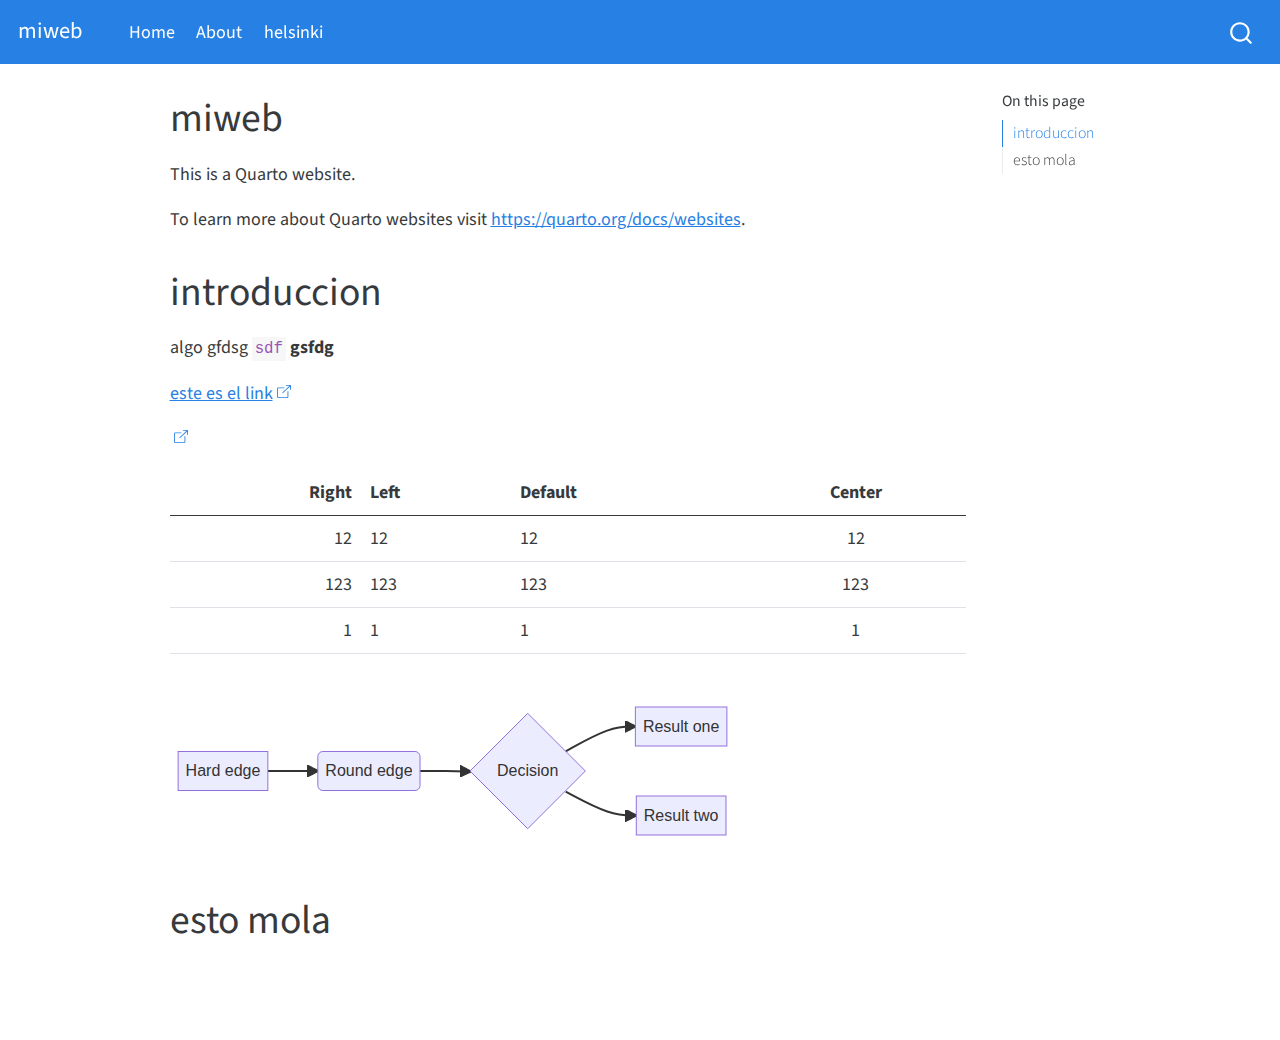
<file: index.html>
<!DOCTYPE html>
<html xmlns="http://www.w3.org/1999/xhtml" lang="en" xml:lang="en"><head>

<meta charset="utf-8">
<meta name="generator" content="quarto-1.2.313">

<meta name="viewport" content="width=device-width, initial-scale=1.0, user-scalable=yes">


<title>miweb</title>
<style>
code{white-space: pre-wrap;}
span.smallcaps{font-variant: small-caps;}
div.columns{display: flex; gap: min(4vw, 1.5em);}
div.column{flex: auto; overflow-x: auto;}
div.hanging-indent{margin-left: 1.5em; text-indent: -1.5em;}
ul.task-list{list-style: none;}
ul.task-list li input[type="checkbox"] {
  width: 0.8em;
  margin: 0 0.8em 0.2em -1.6em;
  vertical-align: middle;
}
</style>


<script src="site_libs/quarto-nav/quarto-nav.js"></script>
<script src="site_libs/quarto-nav/headroom.min.js"></script>
<script src="site_libs/clipboard/clipboard.min.js"></script>
<script src="site_libs/quarto-search/autocomplete.umd.js"></script>
<script src="site_libs/quarto-search/fuse.min.js"></script>
<script src="site_libs/quarto-search/quarto-search.js"></script>
<meta name="quarto:offset" content="./">
<script src="site_libs/quarto-html/quarto.js"></script>
<script src="site_libs/quarto-html/popper.min.js"></script>
<script src="site_libs/quarto-html/tippy.umd.min.js"></script>
<script src="site_libs/quarto-html/anchor.min.js"></script>
<link href="site_libs/quarto-html/tippy.css" rel="stylesheet">
<link href="site_libs/quarto-html/quarto-syntax-highlighting.css" rel="stylesheet" id="quarto-text-highlighting-styles">
<script src="site_libs/bootstrap/bootstrap.min.js"></script>
<link href="site_libs/bootstrap/bootstrap-icons.css" rel="stylesheet">
<link href="site_libs/bootstrap/bootstrap.min.css" rel="stylesheet" id="quarto-bootstrap" data-mode="light">
<script id="quarto-search-options" type="application/json">{
  "location": "navbar",
  "copy-button": false,
  "collapse-after": 3,
  "panel-placement": "end",
  "type": "overlay",
  "limit": 20,
  "language": {
    "search-no-results-text": "No results",
    "search-matching-documents-text": "matching documents",
    "search-copy-link-title": "Copy link to search",
    "search-hide-matches-text": "Hide additional matches",
    "search-more-match-text": "more match in this document",
    "search-more-matches-text": "more matches in this document",
    "search-clear-button-title": "Clear",
    "search-detached-cancel-button-title": "Cancel",
    "search-submit-button-title": "Submit"
  }
}</script>
<script src="site_libs/quarto-diagram/mermaid.min.js"></script>
<script src="site_libs/quarto-diagram/mermaid-init.js"></script>
<link href="site_libs/quarto-diagram/mermaid.css" rel="stylesheet">


<link rel="stylesheet" href="styles.css">
</head>

<body class="nav-fixed">

<div id="quarto-search-results"></div>
  <header id="quarto-header" class="headroom fixed-top">
    <nav class="navbar navbar-expand-lg navbar-dark ">
      <div class="navbar-container container-fluid">
      <div class="navbar-brand-container">
    <a class="navbar-brand" href="./index.html">
    <span class="navbar-title">miweb</span>
    </a>
  </div>
          <button class="navbar-toggler" type="button" data-bs-toggle="collapse" data-bs-target="#navbarCollapse" aria-controls="navbarCollapse" aria-expanded="false" aria-label="Toggle navigation" onclick="if (window.quartoToggleHeadroom) { window.quartoToggleHeadroom(); }">
  <span class="navbar-toggler-icon"></span>
</button>
          <div class="collapse navbar-collapse" id="navbarCollapse">
            <ul class="navbar-nav navbar-nav-scroll me-auto">
  <li class="nav-item">
    <a class="nav-link active" href="./index.html" aria-current="page">
 <span class="menu-text">Home</span></a>
  </li>  
  <li class="nav-item">
    <a class="nav-link" href="./about.html">
 <span class="menu-text">About</span></a>
  </li>  
  <li class="nav-item">
    <a class="nav-link" href="./helsinki.html">
 <span class="menu-text">helsinki</span></a>
  </li>  
</ul>
              <div id="quarto-search" class="" title="Search"></div>
          </div> <!-- /navcollapse -->
      </div> <!-- /container-fluid -->
    </nav>
</header>
<!-- content -->
<div id="quarto-content" class="quarto-container page-columns page-rows-contents page-layout-article page-navbar">
<!-- sidebar -->
<!-- margin-sidebar -->
    <div id="quarto-margin-sidebar" class="sidebar margin-sidebar">
        <nav id="TOC" role="doc-toc" class="toc-active">
    <h2 id="toc-title">On this page</h2>
   
  <ul>
  <li><a href="#introduccion" id="toc-introduccion" class="nav-link active" data-scroll-target="#introduccion">introduccion</a></li>
  <li><a href="#esto-mola" id="toc-esto-mola" class="nav-link" data-scroll-target="#esto-mola">esto mola</a></li>
  </ul>
</nav>
    </div>
<!-- main -->
<main class="content" id="quarto-document-content">

<header id="title-block-header" class="quarto-title-block default">
<div class="quarto-title">
<h1 class="title">miweb</h1>
</div>



<div class="quarto-title-meta">

    
  
    
  </div>
  

</header>

<p>This is a Quarto website.</p>
<p>To learn more about Quarto websites visit <a href="https://quarto.org/docs/websites" class="uri">https://quarto.org/docs/websites</a>.</p>
<section id="introduccion" class="level1">
<h1>introduccion</h1>
<p>algo gfdsg <code>sdf</code> <strong>gsfdg</strong></p>
<p><a href="https://git-scm.com/download/win" class="external">este es el link</a></p>
<p><a href="" class="external"></a></p>
<table class="table">
<thead>
<tr class="header">
<th style="text-align: right;">Right</th>
<th style="text-align: left;">Left</th>
<th>Default</th>
<th style="text-align: center;">Center</th>
</tr>
</thead>
<tbody>
<tr class="odd">
<td style="text-align: right;">12</td>
<td style="text-align: left;">12</td>
<td>12</td>
<td style="text-align: center;">12</td>
</tr>
<tr class="even">
<td style="text-align: right;">123</td>
<td style="text-align: left;">123</td>
<td>123</td>
<td style="text-align: center;">123</td>
</tr>
<tr class="odd">
<td style="text-align: right;">1</td>
<td style="text-align: left;">1</td>
<td>1</td>
<td style="text-align: center;">1</td>
</tr>
</tbody>
</table>
<div class="cell">
<div class="cell-output-display">
<div>
<p>
</p><pre class="mermaid mermaid-js" data-tooltip-selector="#mermaid-tooltip-1">flowchart LR
  A[Hard edge] --&gt; B(Round edge)
  B --&gt; C{Decision}
  C --&gt; D[Result one]
  C --&gt; E[Result two]
</pre>
<div id="mermaid-tooltip-1" class="mermaidTooltip">

</div>
<p></p>
</div>
</div>
</div>
</section>
<section id="esto-mola" class="level1">
<h1>esto mola</h1>


</section>

</main> <!-- /main -->
<script id="quarto-html-after-body" type="application/javascript">
window.document.addEventListener("DOMContentLoaded", function (event) {
  const toggleBodyColorMode = (bsSheetEl) => {
    const mode = bsSheetEl.getAttribute("data-mode");
    const bodyEl = window.document.querySelector("body");
    if (mode === "dark") {
      bodyEl.classList.add("quarto-dark");
      bodyEl.classList.remove("quarto-light");
    } else {
      bodyEl.classList.add("quarto-light");
      bodyEl.classList.remove("quarto-dark");
    }
  }
  const toggleBodyColorPrimary = () => {
    const bsSheetEl = window.document.querySelector("link#quarto-bootstrap");
    if (bsSheetEl) {
      toggleBodyColorMode(bsSheetEl);
    }
  }
  toggleBodyColorPrimary();  
  const icon = "";
  const anchorJS = new window.AnchorJS();
  anchorJS.options = {
    placement: 'right',
    icon: icon
  };
  anchorJS.add('.anchored');
  const clipboard = new window.ClipboardJS('.code-copy-button', {
    target: function(trigger) {
      return trigger.previousElementSibling;
    }
  });
  clipboard.on('success', function(e) {
    // button target
    const button = e.trigger;
    // don't keep focus
    button.blur();
    // flash "checked"
    button.classList.add('code-copy-button-checked');
    var currentTitle = button.getAttribute("title");
    button.setAttribute("title", "Copied!");
    let tooltip;
    if (window.bootstrap) {
      button.setAttribute("data-bs-toggle", "tooltip");
      button.setAttribute("data-bs-placement", "left");
      button.setAttribute("data-bs-title", "Copied!");
      tooltip = new bootstrap.Tooltip(button, 
        { trigger: "manual", 
          customClass: "code-copy-button-tooltip",
          offset: [0, -8]});
      tooltip.show();    
    }
    setTimeout(function() {
      if (tooltip) {
        tooltip.hide();
        button.removeAttribute("data-bs-title");
        button.removeAttribute("data-bs-toggle");
        button.removeAttribute("data-bs-placement");
      }
      button.setAttribute("title", currentTitle);
      button.classList.remove('code-copy-button-checked');
    }, 1000);
    // clear code selection
    e.clearSelection();
  });
  function tippyHover(el, contentFn) {
    const config = {
      allowHTML: true,
      content: contentFn,
      maxWidth: 500,
      delay: 100,
      arrow: false,
      appendTo: function(el) {
          return el.parentElement;
      },
      interactive: true,
      interactiveBorder: 10,
      theme: 'quarto',
      placement: 'bottom-start'
    };
    window.tippy(el, config); 
  }
  const noterefs = window.document.querySelectorAll('a[role="doc-noteref"]');
  for (var i=0; i<noterefs.length; i++) {
    const ref = noterefs[i];
    tippyHover(ref, function() {
      // use id or data attribute instead here
      let href = ref.getAttribute('data-footnote-href') || ref.getAttribute('href');
      try { href = new URL(href).hash; } catch {}
      const id = href.replace(/^#\/?/, "");
      const note = window.document.getElementById(id);
      return note.innerHTML;
    });
  }
  const findCites = (el) => {
    const parentEl = el.parentElement;
    if (parentEl) {
      const cites = parentEl.dataset.cites;
      if (cites) {
        return {
          el,
          cites: cites.split(' ')
        };
      } else {
        return findCites(el.parentElement)
      }
    } else {
      return undefined;
    }
  };
  var bibliorefs = window.document.querySelectorAll('a[role="doc-biblioref"]');
  for (var i=0; i<bibliorefs.length; i++) {
    const ref = bibliorefs[i];
    const citeInfo = findCites(ref);
    if (citeInfo) {
      tippyHover(citeInfo.el, function() {
        var popup = window.document.createElement('div');
        citeInfo.cites.forEach(function(cite) {
          var citeDiv = window.document.createElement('div');
          citeDiv.classList.add('hanging-indent');
          citeDiv.classList.add('csl-entry');
          var biblioDiv = window.document.getElementById('ref-' + cite);
          if (biblioDiv) {
            citeDiv.innerHTML = biblioDiv.innerHTML;
          }
          popup.appendChild(citeDiv);
        });
        return popup.innerHTML;
      });
    }
  }
});
</script>
</div> <!-- /content -->



</body></html>
</file>
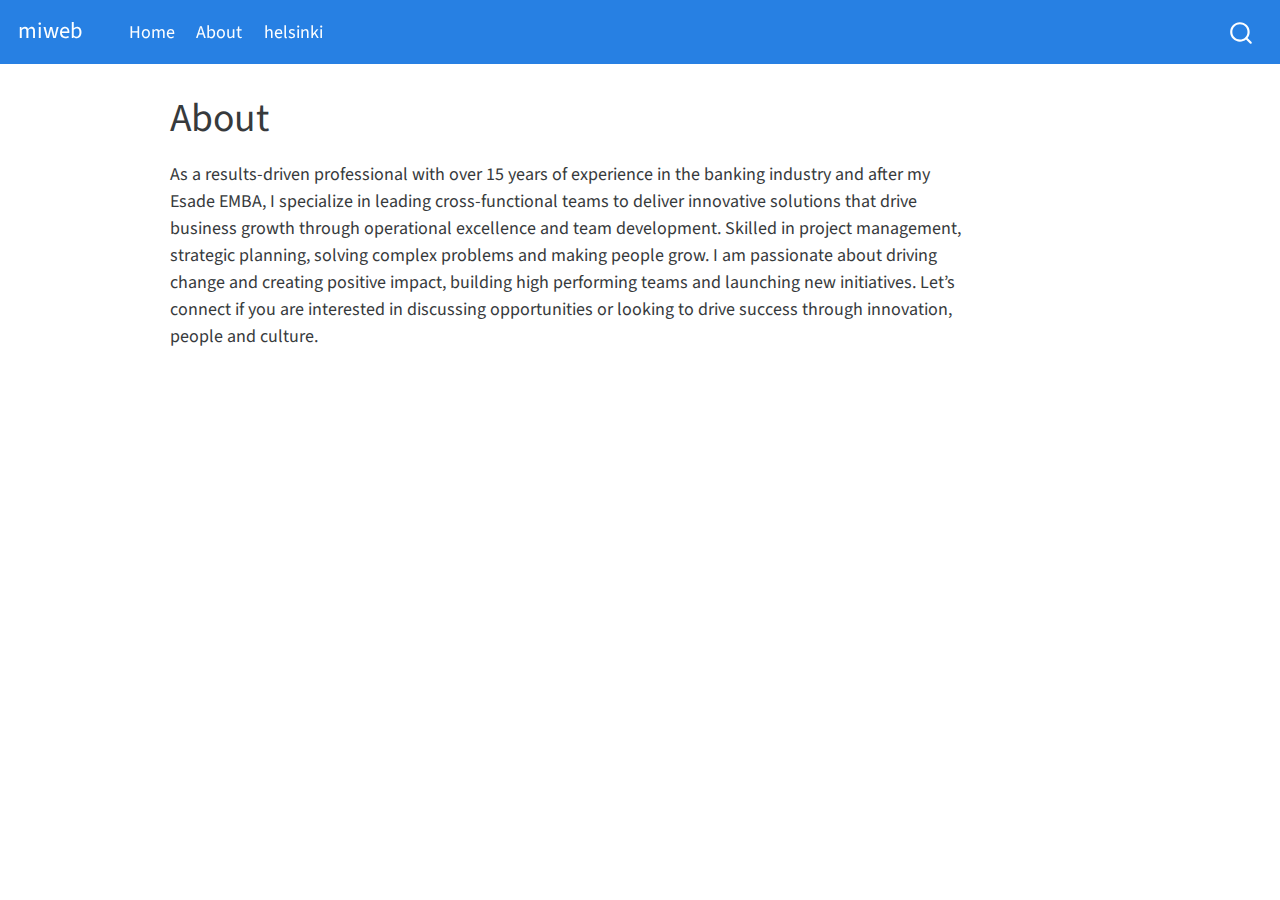
<file: about.html>
<!DOCTYPE html>
<html xmlns="http://www.w3.org/1999/xhtml" lang="en" xml:lang="en"><head>

<meta charset="utf-8">
<meta name="generator" content="quarto-1.2.313">

<meta name="viewport" content="width=device-width, initial-scale=1.0, user-scalable=yes">


<title>miweb - About</title>
<style>
code{white-space: pre-wrap;}
span.smallcaps{font-variant: small-caps;}
div.columns{display: flex; gap: min(4vw, 1.5em);}
div.column{flex: auto; overflow-x: auto;}
div.hanging-indent{margin-left: 1.5em; text-indent: -1.5em;}
ul.task-list{list-style: none;}
ul.task-list li input[type="checkbox"] {
  width: 0.8em;
  margin: 0 0.8em 0.2em -1.6em;
  vertical-align: middle;
}
</style>


<script src="site_libs/quarto-nav/quarto-nav.js"></script>
<script src="site_libs/quarto-nav/headroom.min.js"></script>
<script src="site_libs/clipboard/clipboard.min.js"></script>
<script src="site_libs/quarto-search/autocomplete.umd.js"></script>
<script src="site_libs/quarto-search/fuse.min.js"></script>
<script src="site_libs/quarto-search/quarto-search.js"></script>
<meta name="quarto:offset" content="./">
<script src="site_libs/quarto-html/quarto.js"></script>
<script src="site_libs/quarto-html/popper.min.js"></script>
<script src="site_libs/quarto-html/tippy.umd.min.js"></script>
<script src="site_libs/quarto-html/anchor.min.js"></script>
<link href="site_libs/quarto-html/tippy.css" rel="stylesheet">
<link href="site_libs/quarto-html/quarto-syntax-highlighting.css" rel="stylesheet" id="quarto-text-highlighting-styles">
<script src="site_libs/bootstrap/bootstrap.min.js"></script>
<link href="site_libs/bootstrap/bootstrap-icons.css" rel="stylesheet">
<link href="site_libs/bootstrap/bootstrap.min.css" rel="stylesheet" id="quarto-bootstrap" data-mode="light">
<script id="quarto-search-options" type="application/json">{
  "location": "navbar",
  "copy-button": false,
  "collapse-after": 3,
  "panel-placement": "end",
  "type": "overlay",
  "limit": 20,
  "language": {
    "search-no-results-text": "No results",
    "search-matching-documents-text": "matching documents",
    "search-copy-link-title": "Copy link to search",
    "search-hide-matches-text": "Hide additional matches",
    "search-more-match-text": "more match in this document",
    "search-more-matches-text": "more matches in this document",
    "search-clear-button-title": "Clear",
    "search-detached-cancel-button-title": "Cancel",
    "search-submit-button-title": "Submit"
  }
}</script>


<link rel="stylesheet" href="styles.css">
</head>

<body class="nav-fixed">

<div id="quarto-search-results"></div>
  <header id="quarto-header" class="headroom fixed-top">
    <nav class="navbar navbar-expand-lg navbar-dark ">
      <div class="navbar-container container-fluid">
      <div class="navbar-brand-container">
    <a class="navbar-brand" href="./index.html">
    <span class="navbar-title">miweb</span>
    </a>
  </div>
          <button class="navbar-toggler" type="button" data-bs-toggle="collapse" data-bs-target="#navbarCollapse" aria-controls="navbarCollapse" aria-expanded="false" aria-label="Toggle navigation" onclick="if (window.quartoToggleHeadroom) { window.quartoToggleHeadroom(); }">
  <span class="navbar-toggler-icon"></span>
</button>
          <div class="collapse navbar-collapse" id="navbarCollapse">
            <ul class="navbar-nav navbar-nav-scroll me-auto">
  <li class="nav-item">
    <a class="nav-link" href="./index.html">
 <span class="menu-text">Home</span></a>
  </li>  
  <li class="nav-item">
    <a class="nav-link active" href="./about.html" aria-current="page">
 <span class="menu-text">About</span></a>
  </li>  
  <li class="nav-item">
    <a class="nav-link" href="./helsinki.html">
 <span class="menu-text">helsinki</span></a>
  </li>  
</ul>
              <div id="quarto-search" class="" title="Search"></div>
          </div> <!-- /navcollapse -->
      </div> <!-- /container-fluid -->
    </nav>
</header>
<!-- content -->
<div id="quarto-content" class="quarto-container page-columns page-rows-contents page-layout-article page-navbar">
<!-- sidebar -->
<!-- margin-sidebar -->
    <div id="quarto-margin-sidebar" class="sidebar margin-sidebar">
        
    </div>
<!-- main -->
<main class="content" id="quarto-document-content">

<header id="title-block-header" class="quarto-title-block default">
<div class="quarto-title">
<h1 class="title">About</h1>
</div>



<div class="quarto-title-meta">

    
  
    
  </div>
  

</header>

<p>As a results-driven professional with over 15 years of experience in the banking industry and after my Esade EMBA, I specialize in leading cross-functional teams to deliver innovative solutions that drive business growth through operational excellence and team development. Skilled in project management, strategic planning, solving complex problems and making people grow. I am passionate about driving change and creating positive impact, building high performing teams and launching new initiatives. Let’s connect if you are interested in discussing opportunities or looking to drive success through innovation, people and culture.</p>



</main> <!-- /main -->
<script id="quarto-html-after-body" type="application/javascript">
window.document.addEventListener("DOMContentLoaded", function (event) {
  const toggleBodyColorMode = (bsSheetEl) => {
    const mode = bsSheetEl.getAttribute("data-mode");
    const bodyEl = window.document.querySelector("body");
    if (mode === "dark") {
      bodyEl.classList.add("quarto-dark");
      bodyEl.classList.remove("quarto-light");
    } else {
      bodyEl.classList.add("quarto-light");
      bodyEl.classList.remove("quarto-dark");
    }
  }
  const toggleBodyColorPrimary = () => {
    const bsSheetEl = window.document.querySelector("link#quarto-bootstrap");
    if (bsSheetEl) {
      toggleBodyColorMode(bsSheetEl);
    }
  }
  toggleBodyColorPrimary();  
  const icon = "";
  const anchorJS = new window.AnchorJS();
  anchorJS.options = {
    placement: 'right',
    icon: icon
  };
  anchorJS.add('.anchored');
  const clipboard = new window.ClipboardJS('.code-copy-button', {
    target: function(trigger) {
      return trigger.previousElementSibling;
    }
  });
  clipboard.on('success', function(e) {
    // button target
    const button = e.trigger;
    // don't keep focus
    button.blur();
    // flash "checked"
    button.classList.add('code-copy-button-checked');
    var currentTitle = button.getAttribute("title");
    button.setAttribute("title", "Copied!");
    let tooltip;
    if (window.bootstrap) {
      button.setAttribute("data-bs-toggle", "tooltip");
      button.setAttribute("data-bs-placement", "left");
      button.setAttribute("data-bs-title", "Copied!");
      tooltip = new bootstrap.Tooltip(button, 
        { trigger: "manual", 
          customClass: "code-copy-button-tooltip",
          offset: [0, -8]});
      tooltip.show();    
    }
    setTimeout(function() {
      if (tooltip) {
        tooltip.hide();
        button.removeAttribute("data-bs-title");
        button.removeAttribute("data-bs-toggle");
        button.removeAttribute("data-bs-placement");
      }
      button.setAttribute("title", currentTitle);
      button.classList.remove('code-copy-button-checked');
    }, 1000);
    // clear code selection
    e.clearSelection();
  });
  function tippyHover(el, contentFn) {
    const config = {
      allowHTML: true,
      content: contentFn,
      maxWidth: 500,
      delay: 100,
      arrow: false,
      appendTo: function(el) {
          return el.parentElement;
      },
      interactive: true,
      interactiveBorder: 10,
      theme: 'quarto',
      placement: 'bottom-start'
    };
    window.tippy(el, config); 
  }
  const noterefs = window.document.querySelectorAll('a[role="doc-noteref"]');
  for (var i=0; i<noterefs.length; i++) {
    const ref = noterefs[i];
    tippyHover(ref, function() {
      // use id or data attribute instead here
      let href = ref.getAttribute('data-footnote-href') || ref.getAttribute('href');
      try { href = new URL(href).hash; } catch {}
      const id = href.replace(/^#\/?/, "");
      const note = window.document.getElementById(id);
      return note.innerHTML;
    });
  }
  const findCites = (el) => {
    const parentEl = el.parentElement;
    if (parentEl) {
      const cites = parentEl.dataset.cites;
      if (cites) {
        return {
          el,
          cites: cites.split(' ')
        };
      } else {
        return findCites(el.parentElement)
      }
    } else {
      return undefined;
    }
  };
  var bibliorefs = window.document.querySelectorAll('a[role="doc-biblioref"]');
  for (var i=0; i<bibliorefs.length; i++) {
    const ref = bibliorefs[i];
    const citeInfo = findCites(ref);
    if (citeInfo) {
      tippyHover(citeInfo.el, function() {
        var popup = window.document.createElement('div');
        citeInfo.cites.forEach(function(cite) {
          var citeDiv = window.document.createElement('div');
          citeDiv.classList.add('hanging-indent');
          citeDiv.classList.add('csl-entry');
          var biblioDiv = window.document.getElementById('ref-' + cite);
          if (biblioDiv) {
            citeDiv.innerHTML = biblioDiv.innerHTML;
          }
          popup.appendChild(citeDiv);
        });
        return popup.innerHTML;
      });
    }
  }
});
</script>
</div> <!-- /content -->



</body></html>
</file>
<file: site_libs/quarto-html/tippy.css>
.tippy-box[data-animation=fade][data-state=hidden]{opacity:0}[data-tippy-root]{max-width:calc(100vw - 10px)}.tippy-box{position:relative;background-color:#333;color:#fff;border-radius:4px;font-size:14px;line-height:1.4;white-space:normal;outline:0;transition-property:transform,visibility,opacity}.tippy-box[data-placement^=top]>.tippy-arrow{bottom:0}.tippy-box[data-placement^=top]>.tippy-arrow:before{bottom:-7px;left:0;border-width:8px 8px 0;border-top-color:initial;transform-origin:center top}.tippy-box[data-placement^=bottom]>.tippy-arrow{top:0}.tippy-box[data-placement^=bottom]>.tippy-arrow:before{top:-7px;left:0;border-width:0 8px 8px;border-bottom-color:initial;transform-origin:center bottom}.tippy-box[data-placement^=left]>.tippy-arrow{right:0}.tippy-box[data-placement^=left]>.tippy-arrow:before{border-width:8px 0 8px 8px;border-left-color:initial;right:-7px;transform-origin:center left}.tippy-box[data-placement^=right]>.tippy-arrow{left:0}.tippy-box[data-placement^=right]>.tippy-arrow:before{left:-7px;border-width:8px 8px 8px 0;border-right-color:initial;transform-origin:center right}.tippy-box[data-inertia][data-state=visible]{transition-timing-function:cubic-bezier(.54,1.5,.38,1.11)}.tippy-arrow{width:16px;height:16px;color:#333}.tippy-arrow:before{content:"";position:absolute;border-color:transparent;border-style:solid}.tippy-content{position:relative;padding:5px 9px;z-index:1}
</file>
<file: site_libs/quarto-html/quarto-syntax-highlighting.css>
/* quarto syntax highlight colors */
:root {
  --quarto-hl-ot-color: #003B4F;
  --quarto-hl-at-color: #657422;
  --quarto-hl-ss-color: #20794D;
  --quarto-hl-an-color: #5E5E5E;
  --quarto-hl-fu-color: #4758AB;
  --quarto-hl-st-color: #20794D;
  --quarto-hl-cf-color: #003B4F;
  --quarto-hl-op-color: #5E5E5E;
  --quarto-hl-er-color: #AD0000;
  --quarto-hl-bn-color: #AD0000;
  --quarto-hl-al-color: #AD0000;
  --quarto-hl-va-color: #111111;
  --quarto-hl-bu-color: inherit;
  --quarto-hl-ex-color: inherit;
  --quarto-hl-pp-color: #AD0000;
  --quarto-hl-in-color: #5E5E5E;
  --quarto-hl-vs-color: #20794D;
  --quarto-hl-wa-color: #5E5E5E;
  --quarto-hl-do-color: #5E5E5E;
  --quarto-hl-im-color: #00769E;
  --quarto-hl-ch-color: #20794D;
  --quarto-hl-dt-color: #AD0000;
  --quarto-hl-fl-color: #AD0000;
  --quarto-hl-co-color: #5E5E5E;
  --quarto-hl-cv-color: #5E5E5E;
  --quarto-hl-cn-color: #8f5902;
  --quarto-hl-sc-color: #5E5E5E;
  --quarto-hl-dv-color: #AD0000;
  --quarto-hl-kw-color: #003B4F;
}

/* other quarto variables */
:root {
  --quarto-font-monospace: SFMono-Regular, Menlo, Monaco, Consolas, "Liberation Mono", "Courier New", monospace;
}

pre > code.sourceCode > span {
  color: #003B4F;
}

code span {
  color: #003B4F;
}

code.sourceCode > span {
  color: #003B4F;
}

div.sourceCode,
div.sourceCode pre.sourceCode {
  color: #003B4F;
}

code span.ot {
  color: #003B4F;
}

code span.at {
  color: #657422;
}

code span.ss {
  color: #20794D;
}

code span.an {
  color: #5E5E5E;
}

code span.fu {
  color: #4758AB;
}

code span.st {
  color: #20794D;
}

code span.cf {
  color: #003B4F;
}

code span.op {
  color: #5E5E5E;
}

code span.er {
  color: #AD0000;
}

code span.bn {
  color: #AD0000;
}

code span.al {
  color: #AD0000;
}

code span.va {
  color: #111111;
}

code span.pp {
  color: #AD0000;
}

code span.in {
  color: #5E5E5E;
}

code span.vs {
  color: #20794D;
}

code span.wa {
  color: #5E5E5E;
  font-style: italic;
}

code span.do {
  color: #5E5E5E;
  font-style: italic;
}

code span.im {
  color: #00769E;
}

code span.ch {
  color: #20794D;
}

code span.dt {
  color: #AD0000;
}

code span.fl {
  color: #AD0000;
}

code span.co {
  color: #5E5E5E;
}

code span.cv {
  color: #5E5E5E;
  font-style: italic;
}

code span.cn {
  color: #8f5902;
}

code span.sc {
  color: #5E5E5E;
}

code span.dv {
  color: #AD0000;
}

code span.kw {
  color: #003B4F;
}

.prevent-inlining {
  content: "</";
}

/*# sourceMappingURL=debc5d5d77c3f9108843748ff7464032.css.map */
</file>
<file: site_libs/quarto-diagram/mermaid.css>
.mermaidTooltip {
  position: absolute;
  text-align: center;
  max-width: 200px;
  padding: 2px;
  font-family: "trebuchet ms", verdana, arial;
  font-size: 12px;
  background: #ffffde;
  border: 1px solid #aaaa33;
  border-radius: 2px;
  pointer-events: none;
  z-index: 1000;
}
</file>
<file: styles.css>
/* css styles */
</file>
